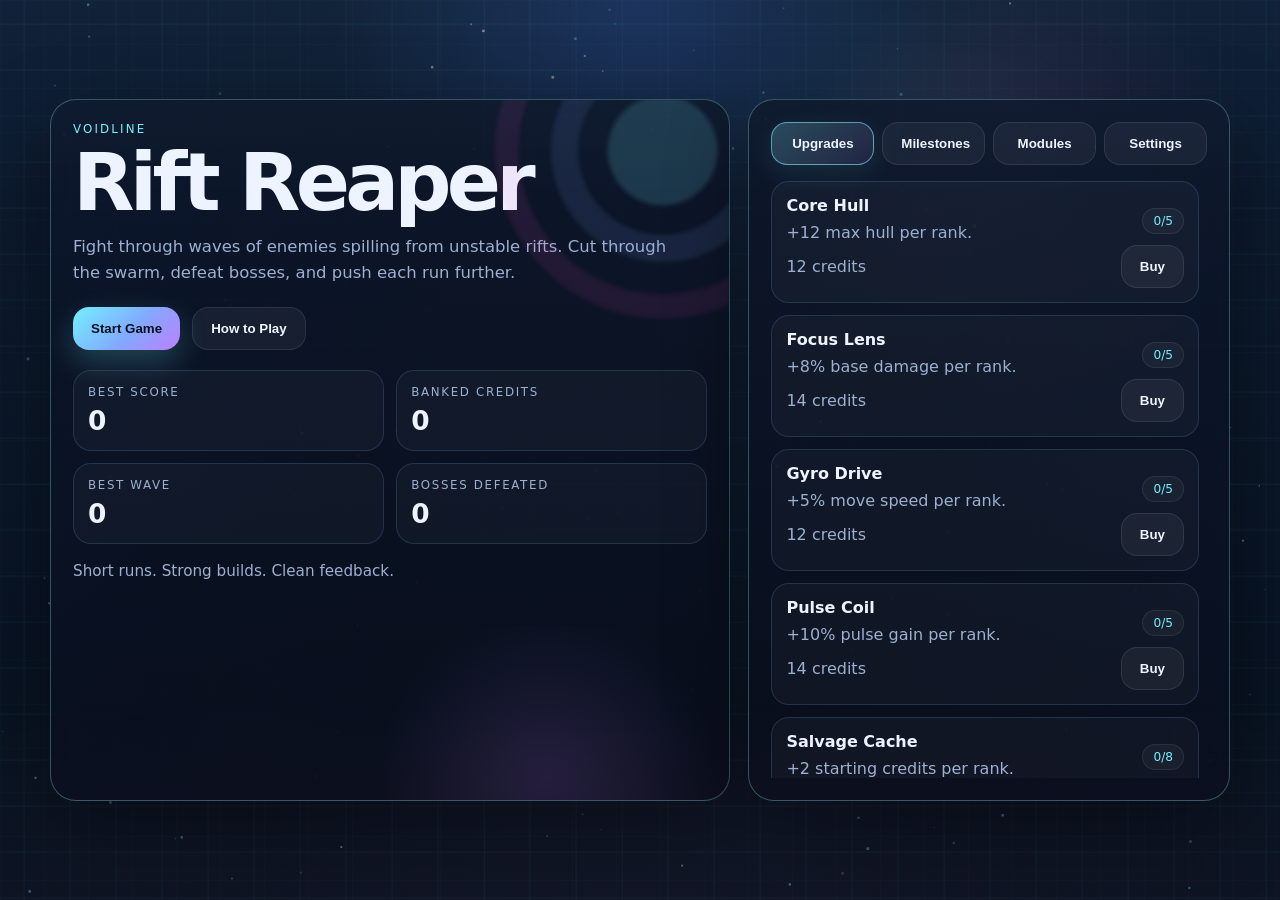
<file: index.html>
<!DOCTYPE html>
<html lang="en">
<head>
  <meta charset="UTF-8" />
  <meta name="viewport" content="width=device-width, initial-scale=1.0, viewport-fit=cover" />
  <title>VOIDLINE: Rift Reaper</title>
  <meta name="description" content="Neon arena action game built for browser play." />
  <link rel="stylesheet" href="style.css" />
</head>
<body>
  <canvas id="game" aria-label="VOIDLINE: Rift Reaper game canvas"></canvas>

  <div id="hud" class="hud hidden">
    <div class="hud-left panel">
      <div class="meter-head"><span>Hull</span><strong id="hpText">0 / 0</strong></div>
      <div class="meter"><div id="hpBar" class="fill hp"></div></div>
      <div class="meter-head"><span>Pulse</span><strong id="pulseText">0%</strong></div>
      <div class="meter"><div id="pulseBar" class="fill pulse"></div></div>
      <div class="meter-head"><span>Rift Slash</span><strong id="slashText">Ready</strong></div>
      <div class="meter"><div id="slashBar" class="fill slash"></div></div>
    </div>

    <div class="hud-center panel compact">
      <div class="pill">Wave <strong id="waveText">1</strong></div>
      <div class="pill">Event <strong id="eventText">Assault</strong></div>
      <div class="pill">Sector <strong id="sectorText">I</strong></div>
      <div class="pill">Archetype <strong id="archetypeText">None</strong></div>
      <div class="pill">Score <strong id="scoreText">0</strong></div>
      <div class="pill">Credits <strong id="creditsText">0</strong></div>
      <div class="pill combo">Combo <strong id="comboText">x1.0</strong></div>
      <div class="pill shield">Shield <strong id="shieldText">0</strong></div>
      <div class="pill contract">Contract <strong id="contractText">Stand by</strong></div>
      <div class="pill synergy">Synergy <strong id="synergyText">None</strong></div>
    </div>

    <div class="hud-right panel compact">
      <div class="mini">Move — WASD / Arrow Keys</div>
      <div class="mini">Rift Slash — Shift</div>
      <div class="mini">Pulse — Space</div>
      <div class="mini">Pause — P / Esc</div>
    </div>
  </div>

  <div id="comboBurst" class="combo-burst hidden" aria-hidden="true"></div>

  <div id="momentOverlay" class="moment-overlay hidden" aria-hidden="true"></div>

  <div id="bossHud" class="boss-hud hidden">
    <div class="boss-name" id="bossName">Boss</div>
    <div class="boss-meter"><div id="bossBar" class="boss-fill"></div></div>
  </div>

  <div id="menu" class="overlay">
    <div class="menu-grid">
      <section class="panel hero">
        <div class="hero-rings" aria-hidden="true"></div>
        <div class="eyebrow">VOIDLINE</div>
        <h1>Rift Reaper</h1>
        <p class="lead">
          Fight through waves of enemies spilling from unstable rifts.
          Cut through the swarm, defeat bosses, and push each run further.
        </p>
        <div class="button-row">
          <button id="startBtn" class="btn primary">Start Game</button>
          <button id="howBtn" class="btn">How to Play</button>
        </div>
        <div class="stats-grid">
          <div class="stat-card"><span>Best Score</span><strong id="bestScore">0</strong></div>
          <div class="stat-card"><span>Banked Credits</span><strong id="bankedCredits">0</strong></div>
          <div class="stat-card"><span>Best Wave</span><strong id="bestWave">0</strong></div>
          <div class="stat-card"><span>Bosses Defeated</span><strong id="bossesTotal">0</strong></div>
        </div>
        <div class="footnote">Short runs. Strong builds. Clean feedback.</div>
      </section>

      <aside class="panel side-panel">
        <div class="tab-row">
          <button id="tabMeta" class="tab active" aria-selected="true">Upgrades</button>
          <button id="tabAchievements" class="tab" aria-selected="false">Milestones</button>
          <button id="tabCards" class="tab" aria-selected="false">Modules</button>
          <button id="tabSettings" class="tab" aria-selected="false">Settings</button>
        </div>
        <div id="metaPanel" class="tab-panel active">
          <div id="metaShop" class="list"></div>
        </div>
        <div id="achievementPanel" class="tab-panel">
          <div id="achievementList" class="list"></div>
        </div>
        <div id="cardPanel" class="tab-panel">
          <div class="module-slot-wrap">
            <div class="eyebrow">Equipped Rift Modules</div>
            <div id="moduleSlots" class="module-slots"></div>
          </div>
          <div class="eyebrow module-label">Inventory</div>
          <div id="cardInventory" class="list"></div>
        </div>
        <div id="settingsPanel" class="tab-panel">
          <div class="settings-grid">
            <div class="list-item">
              <div class="list-head">
                <div><h3>Graphics Quality</h3><p>Adjust visuals for weaker or stronger devices.</p></div>
                <div class="badge">Device</div>
              </div>
              <div class="settings-row">
                <select id="qualitySetting" class="select">
                  <option value="low">Low</option>
                  <option value="medium">Medium</option>
                  <option value="high">High</option>
                </select>
                <label class="toggle"><input id="shakeToggle" type="checkbox" checked /> Screen Shake</label>
              </div>
            </div>

            <div class="list-item">
              <div class="list-head">
                <div><h3>Audio</h3><p>Tune music and effects without leaving the game.</p></div>
                <div class="badge">Sound</div>
              </div>
              <div class="slider-group">
                <label>Master <input id="masterVolume" type="range" min="0" max="1" step="0.01" /></label>
                <label>Music <input id="musicVolume" type="range" min="0" max="1" step="0.01" /></label>
                <label>SFX <input id="sfxVolume" type="range" min="0" max="1" step="0.01" /></label>
              </div>
            </div>

            <div class="list-item">
              <div class="list-head">
                <div><h3>Customization</h3><p>Change HUD, ship, and bullet colors live.</p></div>
                <div class="badge">Style</div>
              </div>
              <div class="color-grid">
                <label>HUD <input id="hudColor" type="color" /></label>
                <label>Ship <input id="shipColor" type="color" /></label>
                <label>Bullet <input id="bulletColor" type="color" /></label>
              </div>
            </div>

            <div class="list-item">
              <div class="list-head">
                <div><h3>Data</h3><p>Export, import, or reset your save safely.</p></div>
                <div class="badge">Save</div>
              </div>
              <div class="button-row stretch">
                <button id="exportSaveBtn" class="btn">Export Save</button>
                <button id="importSaveBtn" class="btn">Import Save</button>
                <button id="resetSaveBtn" class="btn">Reset Save</button>
              </div>
            </div>
          </div>
        </div>
      </aside>
    </div>
  </div>

  <div id="howPanel" class="overlay hidden dimmed">
    <div class="panel modal">
      <div class="eyebrow">Quick Start</div>
      <h2>How to Play</h2>
      <ul class="rules">
        <li>Move constantly. Weapons fire automatically at the best nearby target.</li>
        <li>Press <strong>Shift</strong> to use Rift Slash and dash through threats.</li>
        <li>Press <strong>Space</strong> when Pulse is full to clear the area around you.</li>
        <li>Collect dropped credits. Clear waves to choose upgrades and relics.</li>
        <li>Bosses arrive every 10 waves. Rare Rift Modules permanently strengthen future runs.</li>
        <li>Contracts, sectors, power-ups, and modules keep every run evolving.</li>
      </ul>
      <div class="button-row"><button id="closeHow" class="btn primary">Back</button></div>
    </div>
  </div>

  <div id="upgradeOverlay" class="overlay hidden dimmed">
    <div class="panel modal wide">
      <div class="eyebrow">Wave Clear</div>
      <h2>Choose an Upgrade</h2>
      <p class="sub">Pick one bonus and keep the run alive.</p>
      <div id="upgradeChoices" class="upgrade-grid"></div>
    </div>
  </div>


  <div id="relicOverlay" class="overlay hidden dimmed">
    <div class="panel modal wide">
      <div class="eyebrow">Relic Cache</div>
      <h2>Choose a Relic</h2>
      <p class="sub">A major systems-level mutation for this run.</p>
      <div id="relicChoices" class="upgrade-grid"></div>
    </div>
  </div>

  <div id="pauseOverlay" class="overlay hidden dimmed">
    <div class="panel modal small center">
      <h2>Paused</h2>
      <p class="sub">Resume when ready.</p>
      <div class="button-row stretch">
        <button id="resumeBtn" class="btn primary">Resume</button>
        <button id="pauseMenuBtn" class="btn">Main Menu</button>
      </div>
    </div>
  </div>

  <div id="gameOverOverlay" class="overlay hidden dimmed">
    <div class="panel modal wide">
      <div class="eyebrow">Run Complete</div>
      <h2 id="gameOverTitle">Rift Collapse</h2>
      <div class="stats-grid end-grid">
        <div class="stat-card"><span>Score</span><strong id="finalScore">0</strong></div>
        <div class="stat-card"><span>Wave</span><strong id="finalWave">0</strong></div>
        <div class="stat-card"><span>Credits</span><strong id="finalCredits">0</strong></div>
        <div class="stat-card"><span>Best Combo</span><strong id="finalCombo">x1.0</strong></div>
        <div class="stat-card"><span>Run Time</span><strong id="finalTime">0:00</strong></div>
      </div>
      <div id="runSummary" class="summary"></div>
      <div class="button-row stretch">
        <button id="continueAdBtn" class="btn reward hidden">▶ Lucky Continue (Ad)</button>
        <button id="doubleRewardBtn" class="btn reward">◎ Lucky Double Credits (Ad)</button>
        <button id="retryBtn" class="btn primary">Play Again</button>
        <button id="menuBtn" class="btn">Main Menu</button>
      </div>
    </div>
  </div>

  <div id="waveBanner" class="wave-banner hidden"></div>
  <div id="toast" class="toast"></div>
  <div id="fpsTag" class="fps hidden">FPS 0</div>


  <div id="moduleModal" class="overlay hidden dimmed" aria-hidden="true">
    <div class="panel modal module-modal">
      <div class="row-between">
        <div>
          <div id="moduleModalRarity" class="badge">MODULE</div>
          <h2 id="moduleModalName">Rift Module</h2>
        </div>
        <button id="closeModuleModal" class="btn">Close</button>
      </div>
      <div class="module-modal-body">
        <div id="moduleModalCard" class="parallax-card" data-rarity="common">
          <div class="parallax-glow"></div>
          <div class="parallax-face">
            <div>
              <div id="moduleModalCategory" class="module-card-category">CORE MODULE</div>
              <div id="moduleModalTitle" class="module-card-title">Rift Module</div>
            </div>
            <div id="moduleModalLevel" class="module-card-level">Level 1</div>
          </div>
        </div>
        <div class="module-modal-info">
          <p id="moduleModalDesc">Module description.</p>
          <div id="moduleModalEffect" class="module-effect-copy"></div>
          <div id="moduleModalCopies" class="mini">Copies owned: 0</div>
        </div>
      </div>
    </div>
  </div>

  <div id="touchControls" class="touch hidden">
    <div id="touchPad" class="touch-pad"><div id="touchStick" class="touch-stick"></div></div>
    <div class="touch-buttons">
      <button id="slashBtn" class="touch-btn slash">Slash</button>
      <button id="pulseBtn" class="touch-btn pulse">Pulse</button>
    </div>
  </div>

  <script src="https://sdk.crazygames.com/crazygames-sdk-v3.js"></script>
  <script src="main.js"></script>
</body>
</html>
</file>
<file: style.css>
:root {
  --bg: #050913;
  --panel: rgba(7, 13, 27, 0.84);
  --panel-strong: rgba(7, 13, 27, 0.94);
  --text: #eef4ff;
  --muted: #9db0d0;
  --line: rgba(130, 189, 255, 0.16);
  --cyan: #73f0ff;
  --hud-accent: #73f0ff;
  --ship-color: #73f0ff;
  --bullet-color: #8afbff;
  --blue: #82a9ff;
  --violet: #bd7fff;
  --magenta: #ff53c8;
  --gold: #ffd36e;
  --green: #7cf8bf;
  --danger: #ff658d;
  --shadow: 0 24px 80px rgba(0, 0, 0, 0.45);
}
* { box-sizing: border-box; }
html, body {
  width: 100%;
  height: 100%;
  margin: 0;
  overflow: hidden;
  color: var(--text);
  font-family: Inter, ui-sans-serif, system-ui, -apple-system, Segoe UI, Roboto, Arial, sans-serif;
  background:
    radial-gradient(circle at top, rgba(69,114,255,.20), transparent 28%),
    radial-gradient(circle at 80% 20%, rgba(255,83,200,.12), transparent 18%),
    linear-gradient(180deg, #0b1425 0%, #050913 70%, #04070d 100%);
}
body::before {
  content: "";
  position: fixed;
  inset: 0;
  pointer-events: none;
  background:
    linear-gradient(rgba(255,255,255,0.018) 1px, transparent 1px),
    linear-gradient(90deg, rgba(255,255,255,0.018) 1px, transparent 1px);
  background-size: 44px 44px;
  opacity: .18;
}
canvas { display: block; width: 100vw; height: 100vh; }
.hidden { display: none !important; }

.overlay {
  position: fixed;
  inset: 0;
  display: grid;
  place-items: center;
  padding: 18px;
}
.dimmed {
  background: rgba(2, 5, 10, 0.72);
  backdrop-filter: blur(10px);
}
.menu-grid {
  width: min(1180px, 100%);
  display: grid;
  grid-template-columns: minmax(320px, 1.3fr) minmax(300px, .92fr);
  gap: 18px;
  align-items: stretch;
}
.panel {
  position: relative;
  background: linear-gradient(180deg, rgba(13, 22, 41, 0.92), rgba(8, 13, 26, 0.95));
  border: 1px solid var(--line);
  border-radius: 26px;
  box-shadow: var(--shadow);
  padding: 22px;
  overflow: hidden;
}
.hero { min-height: 560px; }
.hero-rings {
  position: absolute;
  inset: -18% -10% auto auto;
  width: 420px;
  height: 420px;
  background:
    radial-gradient(circle, rgba(115,240,255,.18) 0 18%, transparent 19% 28%, rgba(130,169,255,.13) 29% 37%, transparent 38% 48%, rgba(255,83,200,.1) 49% 56%, transparent 57%);
  filter: blur(2px);
  opacity: .9;
  transform: translate(18%, -8%);
  animation: spin 18s linear infinite;
  pointer-events: none;
}
@keyframes spin { to { transform: translate(18%, -8%) rotate(360deg); } }
.eyebrow {
  font-size: .74rem;
  letter-spacing: .18em;
  text-transform: uppercase;
  color: var(--cyan);
}
h1, h2, p { margin-top: 0; }
h1 {
  margin: 10px 0 14px;
  font-size: clamp(2.6rem, 7vw, 5rem);
  line-height: .92;
  letter-spacing: -.06em;
}
h2 { font-size: 1.8rem; margin-bottom: 10px; }
.lead, .sub, .mini, .summary, .rules, .footnote { color: var(--muted); }
.lead { max-width: 620px; font-size: 1.03rem; line-height: 1.62; }
.footnote { margin-top: 18px; font-size: .95rem; }
.button-row { display: flex; gap: 12px; flex-wrap: wrap; margin: 20px 0; }
.button-row.stretch .btn { flex: 1 1 220px; }
.btn, .tab {
  appearance: none;
  border: 1px solid rgba(255,255,255,0.09);
  background: rgba(255,255,255,0.05);
  color: var(--text);
  border-radius: 16px;
  padding: 13px 18px;
  font-weight: 800;
  cursor: pointer;
  transition: transform .15s ease, border-color .15s ease, background .15s ease, box-shadow .15s ease;
}
.btn:hover, .tab:hover { transform: translateY(-1px); border-color: rgba(255,255,255,0.2); background: rgba(255,255,255,0.08); }
.btn.primary {
  color: #09111f;
  border: 0;
  background: linear-gradient(135deg, var(--cyan), var(--blue) 55%, var(--violet));
  box-shadow: 0 12px 30px rgba(115, 240, 255, 0.22);
}
.stats-grid {
  display: grid;
  grid-template-columns: repeat(2, minmax(0, 1fr));
  gap: 12px;
}
.end-grid { grid-template-columns: repeat(4, minmax(0, 1fr)); }
.stat-card {
  border: 1px solid var(--line);
  background: rgba(255,255,255,0.03);
  border-radius: 18px;
  padding: 14px;
}
.stat-card span {
  display: block;
  font-size: .74rem;
  letter-spacing: .14em;
  text-transform: uppercase;
  color: var(--muted);
}
.stat-card strong {
  display: block;
  margin-top: 6px;
  font-size: 1.65rem;
}
.side-panel {
  min-height: 560px;
  max-height: min(78vh, 760px);
  display: flex;
  flex-direction: column;
  min-width: 0;
}
.tab-row { display: grid; grid-template-columns: repeat(4, minmax(0, 1fr)); gap: 8px; margin-bottom: 16px; }
.tab.active {
  background: linear-gradient(135deg, rgba(115,240,255,.16), rgba(189,127,255,.12));
  border-color: rgba(115,240,255,.36);
}
.tab-panel {
  display: none;
  flex: 1 1 auto;
  min-height: 0;
  overflow-y: auto;
  overflow-x: hidden;
  padding-right: 8px;
  scrollbar-width: thin;
  scrollbar-color: rgba(115,240,255,.22) transparent;
}
.tab-panel.active { display: block; }
.tab-panel::-webkit-scrollbar { width: 10px; }
.tab-panel::-webkit-scrollbar-thumb { background: rgba(115,240,255,.22); border-radius: 999px; }
.tab-panel::-webkit-scrollbar-track { background: transparent; }
.list { display: grid; gap: 12px; align-content: start; }
.list-item {
  border: 1px solid var(--line);
  background: rgba(255,255,255,0.03);
  border-radius: 18px;
  padding: 14px;
}
.list-item h3 { margin: 0 0 6px; font-size: 1rem; }
.list-item p { margin: 0; line-height: 1.5; color: var(--muted); }
.list-head, .row-between {
  display: flex;
  justify-content: space-between;
  align-items: center;
  gap: 12px;
}
.badge {
  display: inline-flex;
  align-items: center;
  border: 1px solid rgba(255,255,255,0.08);
  border-radius: 999px;
  padding: 5px 10px;
  font-size: .76rem;
  color: var(--cyan);
  background: rgba(255,255,255,0.04);
}
.badge.locked { color: var(--muted); }
.modal { width: min(760px, 96vw); }
.modal.wide { width: min(1000px, 96vw); }
.modal.small { width: min(440px, 96vw); }
.center { text-align: center; }
.rules { padding-left: 20px; line-height: 1.65; }
.upgrade-grid { display: grid; grid-template-columns: repeat(3, minmax(0, 1fr)); gap: 12px; }
.upgrade-card {
  border: 1px solid var(--line);
  background: rgba(255,255,255,0.035);
  border-radius: 18px;
  padding: 16px;
  display: flex;
  flex-direction: column;
  gap: 10px;
  min-height: 200px;
  text-align: left;
}
.upgrade-card .tag {
  font-size: .72rem;
  letter-spacing: .14em;
  text-transform: uppercase;
  color: var(--gold);
}
.hud {
  position: fixed;
  top: 12px;
  left: 12px;
  right: 12px;
  z-index: 10;
  display: grid;
  grid-template-columns: minmax(260px, 360px) 1fr minmax(210px, 280px);
  gap: 12px;
}
.hud .panel { padding: 14px 16px; border-radius: 20px; }
.compact { padding: 12px; }
.meter-head, .pill { display: flex; justify-content: space-between; align-items: center; }
.meter-head { font-size: .9rem; color: var(--muted); margin-bottom: 6px; }
.meter { height: 12px; border-radius: 999px; background: rgba(255,255,255,0.06); overflow: hidden; margin-bottom: 12px; }
.fill { height: 100%; width: 0%; border-radius: inherit; transition: width .12s linear; }
.fill.hp { background: linear-gradient(90deg, #46e2aa, #98ffcf); }
.fill.pulse { background: linear-gradient(90deg, #8ebcff, #e4d2ff); }
.fill.slash { background: linear-gradient(90deg, #ff77d8, #ffb4ef); }
.hud-center { display: flex; align-items: center; justify-content: center; gap: 10px; flex-wrap: wrap; }
.pill {
  border: 1px solid var(--line);
  background: rgba(255,255,255,0.04);
  border-radius: 999px;
  padding: 8px 12px;
  gap: 8px;
  color: var(--muted);
}
.combo strong { color: var(--gold); }
.shield strong { color: var(--green); }
.mini { line-height: 1.45; }
.boss-hud {
  position: fixed;
  top: 112px;
  left: 50%;
  transform: translateX(-50%);
  width: min(680px, calc(100vw - 28px));
  z-index: 11;
}
.boss-name { text-align: center; font-weight: 800; margin-bottom: 8px; letter-spacing: .14em; text-transform: uppercase; color: #ffdbe8; }
.boss-meter { height: 18px; border-radius: 999px; background: rgba(255,255,255,0.08); overflow: hidden; border: 1px solid rgba(255,255,255,0.1); }
.boss-fill { height: 100%; width: 100%; background: linear-gradient(90deg, #ff668e, #ff95bf 50%, #ffd0e1); }
.wave-banner {
  position: fixed;
  top: 18%;
  left: 50%;
  transform: translate(-50%, -50%);
  z-index: 20;
  padding: 16px 22px;
  border-radius: 18px;
  border: 1px solid rgba(255,255,255,0.1);
  background: rgba(5, 11, 23, 0.92);
  box-shadow: var(--shadow);
  font-size: clamp(1.05rem, 2.7vw, 1.8rem);
  font-weight: 900;
  letter-spacing: .08em;
  text-transform: uppercase;
}
.toast {
  position: fixed;
  bottom: 18px;
  left: 50%;
  transform: translateX(-50%);
  min-width: 240px;
  max-width: min(88vw, 620px);
  text-align: center;
  z-index: 21;
  padding: 12px 16px;
  border-radius: 16px;
  border: 1px solid rgba(255,255,255,0.09);
  background: rgba(7, 14, 26, 0.88);
  color: var(--text);
  opacity: 0;
  pointer-events: none;
  transition: opacity .2s ease;
}
.toast.show { opacity: 1; }
.summary {
  min-height: 68px;
  padding: 14px 0 6px;
  line-height: 1.6;
}
.touch {
  position: fixed;
  inset: auto 0 0 0;
  z-index: 12;
  display: flex;
  justify-content: space-between;
  align-items: end;
  padding: max(16px, env(safe-area-inset-bottom)) 20px 20px;
  pointer-events: none;
}
.touch-pad, .touch-btn { pointer-events: auto; }
.touch-pad {
  position: relative;
  width: clamp(112px, 22vw, 138px);
  height: clamp(112px, 22vw, 138px);
  border-radius: 50%;
  background: rgba(255,255,255,0.05);
  border: 1px solid rgba(255,255,255,0.08);
}
.touch-stick {
  position: absolute;
  left: 50%; top: 50%;
  width: clamp(52px, 10vw, 64px); height: clamp(52px, 10vw, 64px);
  border-radius: 50%;
  transform: translate(-50%, -50%);
  background: linear-gradient(135deg, rgba(115,240,255,.5), rgba(130,169,255,.4));
}
.touch-buttons { display: flex; gap: 12px; }
.touch-btn {
  min-width: clamp(76px, 16vw, 92px); min-height: clamp(76px, 16vw, 92px);
  border-radius: 50%;
  border: 1px solid rgba(255,255,255,0.1);
  color: white;
  font-weight: 900;
  background: rgba(255,255,255,0.06);
}
.touch-btn.slash { box-shadow: 0 0 0 1px rgba(255,83,200,.2) inset; }
.touch-btn.pulse { box-shadow: 0 0 0 1px rgba(130,169,255,.22) inset; }
.touch-btn:active { transform: scale(.98); }
.fps {
  position: fixed;
  top: 16px;
  right: 16px;
  z-index: 25;
  padding: 8px 10px;
  border-radius: 12px;
  font: 700 12px/1 Inter, sans-serif;
  background: rgba(7,14,26,.78);
  border: 1px solid var(--line);
  color: var(--muted);
}
@media (max-width: 1024px) {
  .menu-grid { grid-template-columns: 1fr; }
  .hero { min-height: auto; }
  .side-panel { max-height: min(42vh, 420px); }
  .hud { grid-template-columns: 1fr; }
  .boss-hud { top: 150px; }
}
@media (max-width: 720px) {
  .overlay { padding: 12px; }
  .upgrade-grid { grid-template-columns: 1fr; }
  .stats-grid, .end-grid { grid-template-columns: 1fr 1fr; }
  .wave-banner { top: 22%; width: calc(100vw - 24px); text-align: center; }
}
@media (prefers-reduced-motion: reduce) {
  *, *::before, *::after { animation: none !important; transition: none !important; }
}
.contract strong { color: var(--green); }
#relicOverlay .upgrade-card { min-height: 190px; }
#relicOverlay .upgrade-card .tag { color: var(--cyan); }
.sector-glow { box-shadow: 0 0 0 1px rgba(255,255,255,.08) inset, 0 0 26px rgba(115,240,255,.18); }
@media (max-width: 920px) {
  .hud { grid-template-columns: 1fr; }
  .boss-hud { top: 180px; }
}


body::after {
  content: "";
  position: fixed;
  inset: 0;
  pointer-events: none;
  background:
    radial-gradient(circle at center, transparent 38%, rgba(1, 6, 14, 0.18) 68%, rgba(1, 6, 14, 0.42) 100%),
    linear-gradient(180deg, rgba(115,240,255,0.04), transparent 22%, transparent 78%, rgba(255,83,200,0.04));
  mix-blend-mode: screen;
}
.hero::after {
  content: "";
  position: absolute;
  inset: auto -8% -18% 38%;
  height: 300px;
  background: radial-gradient(circle, rgba(189,127,255,0.14), transparent 60%);
  pointer-events: none;
}
.btn.primary { position: relative; overflow: hidden; }
.btn.primary::after {
  content: "";
  position: absolute;
  inset: 0;
  background: linear-gradient(120deg, transparent 0 35%, rgba(255,255,255,0.24) 50%, transparent 65% 100%);
  transform: translateX(-120%);
  animation: btn-sheen 4.2s ease-in-out infinite;
}
@keyframes btn-sheen { 0%, 74% { transform: translateX(-120%);} 100% { transform: translateX(120%);} }
.pill.contract strong, .pill.combo strong, .pill.shield strong { text-shadow: 0 0 12px rgba(255,255,255,0.22); }
.wave-banner {
  backdrop-filter: blur(14px);
  box-shadow: 0 24px 80px rgba(0,0,0,0.5), 0 0 40px rgba(115,240,255,0.12);
}
@media (max-width: 960px) {
  .hud { grid-template-columns: 1fr; }
  .boss-hud { top: 166px; }
}
@media (prefers-reduced-motion: reduce) {
  .hero-rings, .btn.primary::after { animation: none !important; }
  * { scroll-behavior: auto !important; }
}


.btn.reward{
  background: linear-gradient(135deg, rgba(255,211,110,.18), rgba(255,120,210,.12));
  border-color: rgba(255,211,110,.34);
  color: var(--text);
}
.btn.reward:hover{
  border-color: rgba(255,211,110,.55);
  box-shadow: 0 8px 26px rgba(255,211,110,.12);
}
.powerup-ring{
  position:absolute;
  inset:-10px;
  border-radius:50%;
  border:2px solid rgba(255,255,255,.22);
  animation: pulseRing 1.2s ease-in-out infinite;
}
@keyframes pulseRing{
  0%{transform:scale(.9); opacity:.45;}
  50%{transform:scale(1.04); opacity:.9;}
  100%{transform:scale(.9); opacity:.45;}
}


.module-slot-wrap{margin-bottom:14px}
.module-label{margin:10px 0 8px}
.module-slots{
  display:grid;
  grid-template-columns:repeat(2,minmax(0,1fr));
  gap:10px;
  margin-bottom:14px;
}
.module-slot{
  border:1px solid rgba(115,240,255,.16);
  background:rgba(7,10,18,.66);
  border-radius:14px;
  padding:10px 12px;
  min-height:74px;
}
.module-slot h4{
  margin:0 0 4px 0;
  font-size:12px;
  letter-spacing:.08em;
  text-transform:uppercase;
  color:var(--muted);
}
.module-slot .slot-main{
  font-weight:700;
  line-height:1.2;
}
.module-slot .slot-sub{
  margin-top:4px;
  font-size:12px;
  color:var(--muted);
}
.badge.rarity-common{border-color:rgba(210,220,245,.25)}
.badge.rarity-rare{border-color:rgba(115,240,255,.35); color:#9cefff}
.badge.rarity-epic{border-color:rgba(185,130,255,.4); color:#d6b4ff}
.badge.rarity-legendary{border-color:rgba(255,211,110,.45); color:#ffe29a}
.card-actions{
  display:flex;
  flex-wrap:wrap;
  gap:8px;
  justify-content:flex-end;
}
.list-item p.tight{margin-bottom:6px}

.boss-subtitle{
  color: var(--muted);
  font-size: 12px;
  letter-spacing: .08em;
  text-transform: uppercase;
}


.panel,
.boss-meter,
.wave-banner,
.toast,
.pill {
  border-color: color-mix(in srgb, var(--hud-accent) 24%, rgba(255,255,255,0.08));
}
.tab.active {
  background: linear-gradient(135deg, color-mix(in srgb, var(--hud-accent) 22%, rgba(255,255,255,0.02)), rgba(189,127,255,.10));
  border-color: color-mix(in srgb, var(--hud-accent) 48%, rgba(255,255,255,0.16));
  box-shadow: 0 8px 28px color-mix(in srgb, var(--hud-accent) 10%, transparent);
}
.tab-panel::-webkit-scrollbar-thumb { background: color-mix(in srgb, var(--hud-accent) 24%, transparent); }
.tab-panel { scrollbar-color: color-mix(in srgb, var(--hud-accent) 24%, transparent) transparent; }

.settings-grid {
  display: grid;
  gap: 12px;
}
.settings-row {
  display: flex;
  gap: 12px;
  flex-wrap: wrap;
  align-items: center;
  justify-content: space-between;
}
.select {
  appearance: none;
  border: 1px solid var(--line);
  background: rgba(255,255,255,.05);
  color: var(--text);
  border-radius: 14px;
  padding: 12px 14px;
  min-width: 160px;
}
.slider-group {
  display: grid;
  gap: 10px;
}
.slider-group label,
.color-grid label,
.toggle {
  display: grid;
  gap: 8px;
  color: var(--muted);
  font-weight: 700;
}
input[type="range"] {
  width: 100%;
  accent-color: var(--hud-accent);
}
.color-grid {
  display: grid;
  grid-template-columns: repeat(3, minmax(0,1fr));
  gap: 12px;
}
input[type="color"] {
  width: 100%;
  height: 48px;
  padding: 0;
  border-radius: 14px;
  border: 1px solid var(--line);
  background: rgba(255,255,255,.05);
}
body.quality-low::before { opacity: .3; }
body.quality-medium::before { opacity: .55; }
body.quality-high::before { opacity: .8; }

@media (max-width: 900px) {
  .tab-row { grid-template-columns: repeat(2, minmax(0, 1fr)); }
  .color-grid { grid-template-columns: 1fr; }
}


.module-card-btn{
  width:100%;
  text-align:left;
  background:transparent;
  border:none;
  padding:0;
  cursor:pointer;
}
.module-card-btn:hover .list-item{
  border-color:color-mix(in srgb, var(--hud-accent) 52%, rgba(255,255,255,0.12));
  transform:translateY(-1px);
  box-shadow:0 12px 30px rgba(0,0,0,.22);
}
.module-card-btn .hover-hint{
  margin-top:8px;
  font-size:12px;
  color:var(--muted);
  transition:color .18s ease, transform .18s ease;
}
.module-card-btn:hover .hover-hint{
  color:var(--text);
  transform:translateX(4px);
}
.module-modal{
  width:min(920px, calc(100vw - 28px));
}
.module-modal-body{
  display:grid;
  grid-template-columns:minmax(260px, 340px) minmax(0,1fr);
  gap:18px;
  align-items:start;
}
.parallax-card{
  position:relative;
  min-height:420px;
  border-radius:26px;
  background:
    radial-gradient(circle at 20% 20%, rgba(255,255,255,.18), transparent 35%),
    linear-gradient(160deg, rgba(255,255,255,.08), rgba(255,255,255,.02)),
    linear-gradient(145deg, rgba(8,12,22,.96), rgba(14,18,30,.86));
  border:1px solid rgba(255,255,255,.12);
  overflow:hidden;
  transform-style:preserve-3d;
  transition:transform .12s ease, box-shadow .18s ease;
  box-shadow:0 24px 60px rgba(0,0,0,.35);
}
.parallax-card[data-rarity="common"]{ box-shadow:0 24px 60px rgba(0,0,0,.35), 0 0 0 1px rgba(210,220,245,.08) inset; }
.parallax-card[data-rarity="rare"]{ box-shadow:0 24px 60px rgba(0,0,0,.35), 0 0 38px rgba(115,240,255,.12); }
.parallax-card[data-rarity="epic"]{ box-shadow:0 24px 60px rgba(0,0,0,.35), 0 0 42px rgba(185,130,255,.16); }
.parallax-card[data-rarity="legendary"]{ box-shadow:0 24px 60px rgba(0,0,0,.35), 0 0 52px rgba(255,211,110,.18); }
.parallax-card[data-rarity="mythic"]{ box-shadow:0 24px 60px rgba(0,0,0,.35), 0 0 60px rgba(255,88,150,.18); }
.parallax-glow{
  position:absolute;
  inset:-20%;
  background:radial-gradient(circle at var(--mx,50%) var(--my,50%), rgba(255,255,255,.22), transparent 22%);
  transform:translateZ(10px);
  pointer-events:none;
}
.parallax-face{
  position:relative;
  min-height:420px;
  padding:24px;
  display:flex;
  flex-direction:column;
  justify-content:space-between;
  transform:translateZ(24px);
}
.module-card-title{
  font-size:clamp(28px, 4vw, 42px);
  font-weight:900;
  line-height:1;
  letter-spacing:.02em;
  text-wrap:balance;
}
.module-card-category{
  font-size:13px;
  text-transform:uppercase;
  letter-spacing:.18em;
  color:var(--muted);
}
.module-card-level{
  align-self:flex-start;
  padding:8px 12px;
  border-radius:999px;
  border:1px solid rgba(255,255,255,.12);
  background:rgba(255,255,255,.05);
  font-weight:800;
}
.module-modal-info{
  display:grid;
  gap:14px;
}
.module-effect-copy{
  display:grid;
  gap:10px;
}
.module-effect-copy .effect-line{
  padding:12px 14px;
  border-radius:14px;
  border:1px solid rgba(255,255,255,.10);
  background:rgba(255,255,255,.04);
}
.module-effect-copy .effect-label{
  display:block;
  font-size:11px;
  letter-spacing:.14em;
  text-transform:uppercase;
  color:var(--muted);
  margin-bottom:5px;
}
.hover-data{
  position:relative;
  display:inline-block;
  border-bottom:1px dashed rgba(255,255,255,.18);
  cursor:help;
}
.hover-data::after{
  content:attr(data-tip);
  position:absolute;
  left:50%;
  bottom:calc(100% + 8px);
  transform:translateX(-50%) translateY(6px);
  opacity:0;
  pointer-events:none;
  white-space:nowrap;
  padding:8px 10px;
  border-radius:10px;
  border:1px solid rgba(255,255,255,.12);
  background:rgba(7,10,18,.96);
  color:var(--text);
  font-size:12px;
  transition:opacity .16s ease, transform .16s ease;
  box-shadow:0 12px 28px rgba(0,0,0,.3);
}
.hover-data:hover::after{
  opacity:1;
  transform:translateX(-50%) translateY(0);
}
@media (max-width: 820px){
  .module-modal-body{
    grid-template-columns:1fr;
  }
  .parallax-card{
    min-height:320px;
  }
  .parallax-face{
    min-height:320px;
  }
}


.pill.synergy strong{
  color:#ffe6a6;
}
.badge.rarity-mythic{
  border-color:rgba(255,88,150,.48);
  color:#ffb8d3;
  box-shadow:0 0 22px rgba(255,88,150,.12);
}
.badge.rarity-legendary{
  box-shadow:0 0 18px rgba(255,211,110,.10);
}
.enemy-telegraph{
  position:fixed;
  inset:0;
  pointer-events:none;
}


.combo-burst{
  position:fixed;
  left:50%;
  top:18%;
  transform:translateX(-50%);
  z-index:35;
  pointer-events:none;
  font-weight:1000;
  letter-spacing:.06em;
  text-transform:uppercase;
  color:#fff;
  text-shadow:0 0 14px rgba(255,255,255,.25), 0 0 34px rgba(115,240,255,.18);
  opacity:0;
  transition:opacity .12s ease;
  display:grid;
  place-items:center;
}
.combo-burst.show{ opacity:1; animation:comboPop .24s ease; }
.combo-burst .combo-main{
  font-size:clamp(2rem, 5vw, 4.8rem);
  line-height:.88;
}
.combo-burst .combo-sub{
  margin-top:4px;
  font-size:clamp(.75rem, 1.6vw, 1rem);
  color:#ffe6a6;
}
@keyframes comboPop {
  0% { transform:translateX(-50%) scale(.84) rotate(0deg); filter:blur(1px); }
  40% { transform:translateX(-50%) scale(1.12) rotate(-1deg); filter:blur(0); }
  100% { transform:translateX(-50%) scale(1) rotate(0deg); }
}


.moment-overlay{
  position:fixed;
  inset:0;
  z-index:34;
  pointer-events:none;
  display:grid;
  place-items:center;
  text-align:center;
  opacity:0;
}
.moment-overlay.show{
  opacity:1;
  animation:momentFlash .58s ease;
}
.moment-overlay .moment-wrap{
  padding:22px 26px;
  border-radius:28px;
  border:1px solid rgba(255,255,255,.12);
  background:linear-gradient(180deg, rgba(7,13,27,.78), rgba(7,13,27,.48));
  box-shadow:0 24px 80px rgba(0,0,0,.34);
  backdrop-filter:blur(10px);
}
.moment-overlay .moment-title{
  font-size:clamp(1.4rem, 3vw, 2.6rem);
  font-weight:1000;
  line-height:.92;
  letter-spacing:.08em;
  text-transform:uppercase;
  color:#fff;
}
.moment-overlay .moment-sub{
  margin-top:8px;
  font-size:clamp(.8rem, 1.4vw, 1rem);
  letter-spacing:.12em;
  text-transform:uppercase;
  color:#ffe6a6;
}
@keyframes momentFlash{
  0%{transform:scale(.92);opacity:0;filter:blur(6px)}
  32%{transform:scale(1.03);opacity:1;filter:blur(0)}
  100%{transform:scale(1);opacity:1}
}


.hero-rings.review-deep{
  filter: blur(4px) saturate(1.2);
}

.stat-card strong.personal-best{
  color:#ffe28f;
  text-shadow:0 0 18px rgba(255,226,143,.2);
}
.run-summary .highlight{
  color:#ffe6a6;
  font-weight:900;
}
</file>
